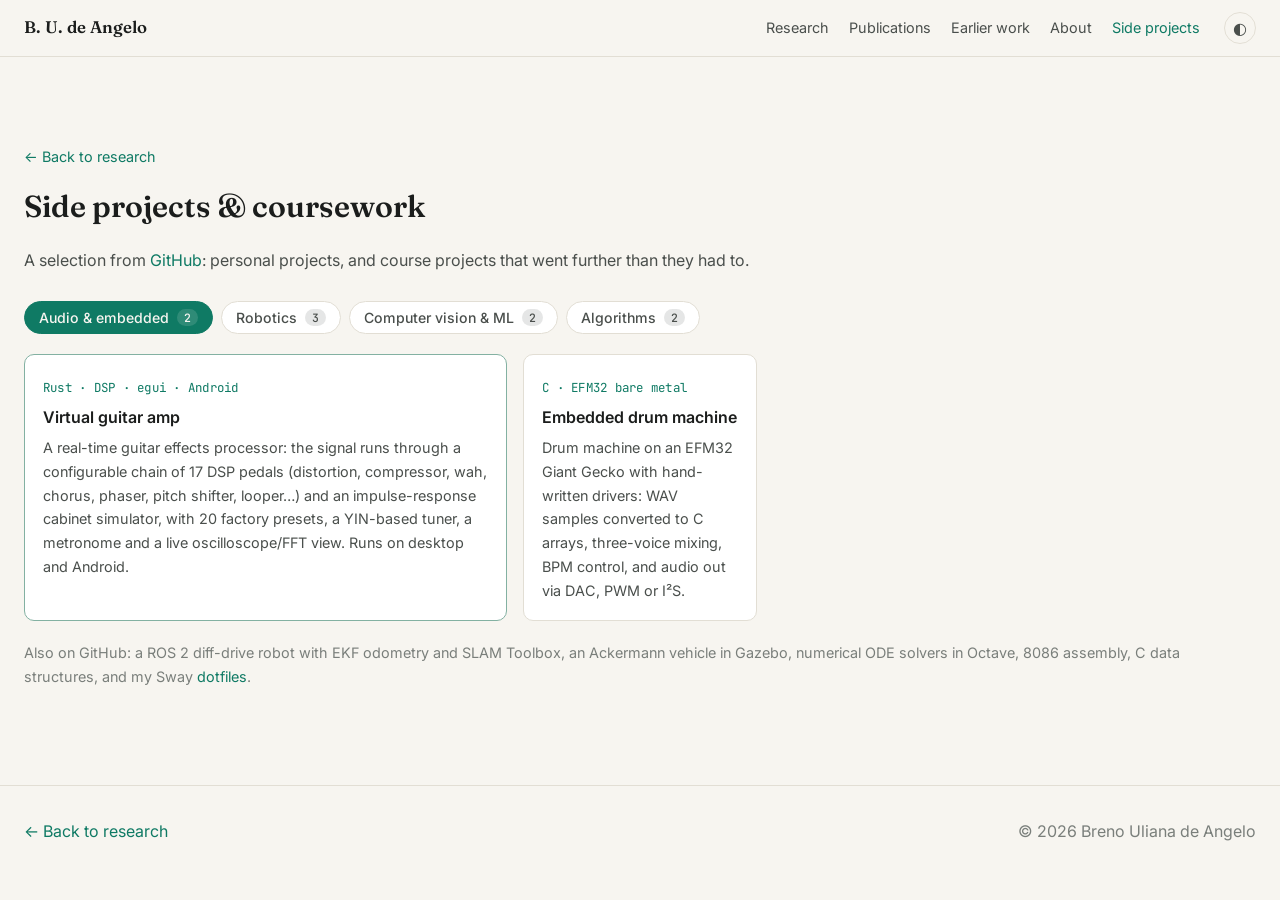
<file: projects.html>
<!doctype html>
<html lang="en">
<head>
  <meta charset="utf-8">
  <meta name="viewport" content="width=device-width, initial-scale=1">
  <title>Side Projects · Breno Uliana de Angelo</title>
  <meta name="description" content="Side projects and coursework by Breno Uliana de Angelo: audio DSP, embedded systems, robotics, computer vision and algorithms.">
  <link rel="preconnect" href="https://fonts.googleapis.com">
  <link rel="preconnect" href="https://fonts.gstatic.com" crossorigin>
  <link href="https://fonts.googleapis.com/css2?family=Fraunces:opsz,wght@9..144,400;9..144,600&family=Inter:wght@400;500;600&family=JetBrains+Mono:wght@400;500&display=swap" rel="stylesheet">
  <link rel="stylesheet" href="style.css?v=7">
</head>
<body>

<header class="nav">
  <div class="wrap nav-inner">
    <a class="brand" href="index.html">B. U. de Angelo</a>
    <nav>
      <a href="index.html#research">Research</a>
      <a href="index.html#publications">Publications</a>
      <a href="index.html#earlier">Earlier work</a>
      <a href="index.html#about">About</a>
      <a href="projects.html" aria-current="page">Side projects</a>
    </nav>
    <button class="theme-toggle" type="button" aria-label="Toggle dark mode">◐</button>
  </div>
</header>

<main id="top">
  <!-- ===================== SIDE PROJECTS ===================== -->
  <section id="projects" class="section wrap">
    <p class="back"><a href="index.html">← Back to research</a></p>
    <h2 class="section-title">Side projects &amp; coursework</h2>
    <p class="section-intro">A selection from <a href="https://github.com/Breno-de-Angelo">GitHub</a>: personal projects, and course projects that went further than they had to.</p>
    <h3 class="repo-cat">Audio &amp; embedded</h3>
    <div class="repo-grid">
      <a class="repo featured" href="https://github.com/Breno-de-Angelo/guitar_virtual_amp">
        <span class="repo-lang">Rust · DSP · egui · Android</span>
        <h4>Virtual guitar amp</h4>
        <p>A real-time guitar effects processor: the signal runs through a configurable chain of 17 DSP pedals (distortion, compressor, wah, chorus, phaser, pitch shifter, looper…) and an impulse-response cabinet simulator, with 20 factory presets, a YIN-based tuner, a metronome and a live oscilloscope/FFT view. Runs on desktop and Android.</p>
      </a>
      <a class="repo" href="https://github.com/Breno-de-Angelo/embedded-drum-synth">
        <span class="repo-lang">C · EFM32 bare metal</span>
        <h4>Embedded drum machine</h4>
        <p>Drum machine on an EFM32 Giant Gecko with hand-written drivers: WAV samples converted to C arrays, three-voice mixing, BPM control, and audio out via DAC, PWM or I²S.</p>
      </a>
    </div>
    <h3 class="repo-cat">Robotics</h3>
    <div class="repo-grid">
      <a class="repo" href="https://github.com/Breno-de-Angelo/robos_autonomos_t1">
        <span class="repo-lang">Python · ROS 2 · Nav2 · YOLO</span>
        <h4>Autonomous explorer</h4>
        <p>A simulated TurtleBot3 with 3D lidar explores an unknown world, choosing its next goals from the Nav2 costmap, and locates objects by combining a fine-tuned YOLO detector with lidar, estimating each object's width.</p>
      </a>
      <a class="repo" href="https://github.com/Breno-de-Angelo/robos_autonomos_t2">
        <span class="repo-lang">Python · ROS 2 · Nav2</span>
        <h4>Person-following robot</h4>
        <p>A simulated robot explores until it detects a person, then stops exploring and navigates to them with Nav2.</p>
      </a>
      <a class="repo" href="https://github.com/Breno-de-Angelo/robotica_movel">
        <span class="repo-lang">Python · ROS · Control</span>
        <h4>Quadrotor flight control</h4>
        <p>Inner/outer-loop (kinematic + dynamic) controller for a Parrot Bebop 2, tuned in simulation and then flown on the real drone for positioning, trajectory tracking and path following.</p>
      </a>
    </div>
    <h3 class="repo-cat">Computer vision &amp; ML</h3>
    <div class="repo-grid">
      <a class="repo" href="https://github.com/Breno-de-Angelo/person_tracker">
        <span class="repo-lang">Python · YOLOv8 · MQTT</span>
        <h4>Occupancy-based power switching</h4>
        <p>One hallway camera tracks people with YOLOv8 and counts them in and out of each door marked on the frame; over MQTT, each room's power is switched on when someone is inside and off when it empties.</p>
      </a>
      <a class="repo" href="https://github.com/Breno-de-Angelo/lesion-classifier-generalization">
        <span class="repo-lang">Python · PyTorch</span>
        <h4>Skin-lesion classifier generalization</h4>
        <p>Trains EfficientNet on PAD-UFES-20 and on ISIC 2019+2020, then tests each on the other dataset to measure how well it transfers (balanced accuracy, ROC curves, W&amp;B tracking).</p>
      </a>
    </div>
    <h3 class="repo-cat">Algorithms</h3>
    <div class="repo-grid">
      <a class="repo" href="https://github.com/Breno-de-Angelo/graph-theory">
        <span class="repo-lang">Python · Algorithms</span>
        <h4>Graph algorithms &amp; scalability</h4>
        <p>Edge-disjoint paths via Menger's theorem and Dinic's max-flow in O(E√E), with generated graphs and empirical time and memory scaling fits.</p>
      </a>
      <a class="repo" href="https://github.com/Breno-de-Angelo/huffman-encoding">
        <span class="repo-lang">C</span>
        <h4>Huffman compressor</h4>
        <p>File encoder and decoder in plain C, verified by a lossless round trip on the full text of the Bible.</p>
      </a>
    </div>
    <p class="more">Also on GitHub: a ROS 2 diff-drive robot with EKF odometry and SLAM Toolbox, an Ackermann vehicle in Gazebo, numerical ODE solvers in Octave, 8086 assembly, C data structures, and my Sway <a href="https://github.com/Breno-de-Angelo/dotfiles">dotfiles</a>.</p>
  </section>
</main>

<footer class="footer">
  <div class="wrap footer-inner">
    <p><a href="index.html">← Back to research</a></p>
    <p class="muted">© 2026 Breno Uliana de Angelo</p>
  </div>
</footer>

<script src="main.js?v=6"></script>
</body>
</html>
</file>
<file: style.css>
:root {
  --bg: #f7f5f0;
  --surface: #ffffff;
  --ink: #1b1d1c;
  --ink-2: #4a4f4c;
  --muted: #7a7f7b;
  --line: #e2ded4;
  --accent: #0f7a64;
  --accent-soft: #e2f1ec;
  --slot: #ecebe4;
  --serif: "Fraunces", Georgia, serif;
  --sans: "Inter", system-ui, -apple-system, sans-serif;
  --mono: "JetBrains Mono", ui-monospace, monospace;
  color-scheme: light;
}
@media (prefers-color-scheme: dark) {
  :root:not([data-theme="light"]) {
    --bg: #121413; --surface: #1a1d1b; --ink: #ecebe6; --ink-2: #b9bcb7; --muted: #868b86;
    --line: #2b302d; --accent: #4fc7a6; --accent-soft: #1c302a; --slot: #202421;
    color-scheme: dark;
  }
}
:root[data-theme="dark"] {
  --bg: #121413; --surface: #1a1d1b; --ink: #ecebe6; --ink-2: #b9bcb7; --muted: #868b86;
  --line: #2b302d; --accent: #4fc7a6; --accent-soft: #1c302a; --slot: #202421;
  color-scheme: dark;
}

* { box-sizing: border-box; }
html { scroll-behavior: smooth; scroll-padding-top: 72px; }
body {
  margin: 0; background: var(--bg); color: var(--ink);
  font: 16px/1.65 var(--sans); -webkit-font-smoothing: antialiased;
}
a { color: var(--accent); text-decoration: none; }
a:hover { text-decoration: underline; text-underline-offset: 3px; }
img, video { display: block; max-width: 100%; }
.wrap { max-width: 1320px; margin: 0 auto; padding: 0 24px; }
@media (max-width: 600px) { .wrap { padding: 0 16px; } }

/* nav */
.nav {
  position: sticky; top: 0; z-index: 10;
  background: color-mix(in srgb, var(--bg) 85%, transparent);
  backdrop-filter: blur(10px); border-bottom: 1px solid var(--line);
}
.nav-inner { display: flex; align-items: center; gap: 24px; height: 56px; }
.brand { font-family: var(--serif); font-weight: 600; color: var(--ink); font-size: 1.05rem; }
.nav nav { display: flex; gap: 20px; margin-left: auto; font-size: .9rem; }
.nav nav a { color: var(--ink-2); }
.theme-toggle {
  background: none; border: 1px solid var(--line); color: var(--ink-2);
  width: 32px; height: 32px; border-radius: 50%; cursor: pointer; font-size: 1rem;
}
@media (max-width: 720px) { .nav nav { display: none; } .theme-toggle { margin-left: auto; } }

/* hero */
.hero {
  display: grid; grid-template-columns: 1fr 300px; gap: 56px; align-items: center;
  padding-top: 88px; padding-bottom: 48px;
}
.eyebrow, .tag, .repo-lang, .when, .section-title span, .step-k, .pl-k {
  font-family: var(--mono); font-size: .78rem; letter-spacing: .02em; color: var(--accent);
}
.eyebrow { margin: 0 0 12px; text-transform: uppercase; }
h1 {
  font-family: var(--serif); font-weight: 600; font-size: clamp(2.4rem, 5.5vw, 3.8rem);
  line-height: 1.05; margin: 0 0 24px; letter-spacing: -.02em;
}
.lede { font-size: 1.2rem; color: var(--ink); margin: 0 0 14px; max-width: 36em; }
.lede-sub { color: var(--ink-2); margin: 0 0 28px; max-width: 38em; }
.links { list-style: none; padding: 0; margin: 0; display: flex; flex-wrap: wrap; gap: 8px; }
.links a {
  display: inline-block; padding: 6px 14px; border: 1px solid var(--line); border-radius: 999px;
  color: var(--ink); font-size: .88rem; background: var(--surface);
}
.links a:hover { border-color: var(--accent); color: var(--accent); text-decoration: none; }
.links .cv-link { background: var(--accent); border-color: var(--accent); color: var(--bg); }
.links .cv-link:hover { color: var(--bg); opacity: .9; }
.seeking {
  display: inline-block; margin: 0 0 24px; padding: 8px 14px; border-radius: 8px;
  background: var(--accent-soft); color: var(--ink); font-size: .95rem; font-weight: 500;
}
@media (max-width: 820px) {
  .hero { grid-template-columns: 1fr; gap: 32px; padding-top: 48px; }
  .portrait { max-width: 260px; order: -1; }
}

/* sections */
.section { padding-top: 88px; }
.section-title {
  font-family: var(--serif); font-weight: 600; font-size: 1.9rem; margin: 0 0 32px;
  display: flex; align-items: baseline; gap: 14px;
}
.section-intro { color: var(--ink-2); margin: -16px 0 28px; }
h3 { font-family: var(--serif); font-weight: 600; font-size: 1.45rem; line-height: 1.25; margin: 4px 0 12px; }
h4 { font-weight: 600; font-size: 1rem; margin: 4px 0 6px; }
.tag { margin: 0; }
.actions { display: flex; gap: 16px; font-size: .9rem; font-weight: 500; margin: 0; }
.actions a::after { content: " →"; }

/* research agenda */
.agenda-intro {
  display: grid; grid-template-columns: minmax(0, 3fr) minmax(0, 2fr); gap: 48px; align-items: start;
}
.agenda-intro > .slot { position: sticky; top: 80px; }
.prose h3 { margin-top: 0; }
.prose p { color: var(--ink-2); margin: 0 0 14px; max-width: 40em; }
@media (max-width: 900px) {
  .agenda-intro { grid-template-columns: 1fr; gap: 24px; }
  .agenda-intro > .slot { position: relative; top: auto; }
}

.pipeline { margin: 48px 0 0; }
.pipeline ol {
  list-style: none; margin: 0; padding: 0;
  display: grid; grid-template-columns: repeat(5, minmax(0, 1fr)); gap: 28px;
}
.pipeline li {
  position: relative; background: var(--surface); border: 1px solid var(--line);
  border-radius: 10px; padding: 14px 16px; font-size: .9rem; color: var(--ink-2); line-height: 1.5;
}
.pipeline li.todo { background: transparent; border-style: dashed; }
.pipeline li + li::before {
  content: "→"; position: absolute; left: -22px; top: 50%; transform: translateY(-50%);
  color: var(--muted); font-size: 1rem;
}
.pl-k { display: block; text-transform: uppercase; margin-bottom: 4px; }
.pipeline figcaption { color: var(--muted); font-size: .85rem; margin-top: 12px; }
@media (max-width: 900px) {
  .pipeline ol { grid-template-columns: 1fr; gap: 22px; }
  .pipeline li + li::before { content: "↓"; left: 50%; top: -20px; transform: translateX(-50%); }
}

.tool { margin-top: 56px; }
.tool-text {
  display: grid; grid-template-columns: minmax(0, 3fr) minmax(0, 2fr); gap: 48px; align-items: end;
  margin-bottom: 24px;
}
.tool-text h3 { margin-top: 0; }
.tool-text p:not(.step-k):not(.actions), .tool-text .plain { color: var(--ink-2); margin: 0 0 14px; max-width: 40em; }
.tool-text .plain { font-size: .93rem; margin: 0; }
.tool-text strong { color: var(--ink); font-weight: 600; }
.tool-text code { font: .88em var(--mono); color: var(--ink); }
@media (max-width: 900px) { .tool-text { grid-template-columns: 1fr; gap: 16px; } }

.roadmap-title { margin: 56px 0 16px !important; }
.roadmap {
  list-style: none; margin: 0; padding: 0;
  display: grid; grid-template-columns: repeat(4, minmax(0, 1fr)); gap: 16px;
}
.roadmap li {
  background: var(--surface); border: 1px solid var(--line); border-top: 3px solid var(--line);
  border-radius: 10px; padding: 18px; display: flex; flex-direction: column;
}
.roadmap li.done { border-top-color: var(--accent); }
.roadmap li.now { border-top-color: color-mix(in srgb, var(--accent) 50%, var(--line)); }
.roadmap li.next { background: transparent; border-style: dashed; border-top-style: solid; }
.step-k { margin: 0 0 6px; }
.roadmap h4 { font-family: var(--serif); font-size: 1.1rem; line-height: 1.3; margin: 0 0 10px; }
.roadmap p { color: var(--ink-2); font-size: .92rem; margin: 0 0 12px; }
.roadmap b { color: var(--accent); font-weight: 600; }
.roadmap .step-ref {
  margin: auto 0 0; padding-top: 10px; border-top: 1px solid var(--line);
  font-size: .82rem; font-weight: 500; color: var(--ink);
}
@media (max-width: 1100px) { .roadmap { grid-template-columns: 1fr 1fr; } }
@media (max-width: 600px) { .roadmap { grid-template-columns: 1fr; } }

.questions { margin-top: 48px; max-width: 52em; }
.questions strong { color: var(--ink); font-weight: 600; }

/* earlier work */
.card-grid { display: grid; grid-template-columns: 1fr 1fr; gap: 40px 32px; }
.card .slot { margin-bottom: 16px; }
.card h3 { font-size: 1.25rem; }
.card > p:not(.tag):not(.actions) { color: var(--ink-2); margin: 0 0 12px; font-size: .95rem; }
@media (max-width: 720px) { .card-grid { grid-template-columns: 1fr; } }


/* media slots */
.slot {
  margin: 0; background: var(--slot); border-radius: 10px; overflow: hidden;
  aspect-ratio: 16 / 10; position: relative;
}
.slot.portrait { aspect-ratio: 4 / 5; border-radius: 14px; }
.slot img, .slot video { width: 100%; height: 100%; object-fit: cover; }
.slot.empty { display: none; }
.hero:has(.portrait.empty) { grid-template-columns: 1fr; }
.dev .hero:has(.portrait.empty) { grid-template-columns: 1fr 300px; }
.dev .slot.empty {
  display: flex; align-items: center; justify-content: center; text-align: center;
  border: 1px dashed var(--line); color: var(--muted); font: .78rem/1.5 var(--mono); padding: 16px;
}
.slot.empty::before { content: attr(data-label) "\A" attr(data-media) ".{jpg,png,webp,mp4,webm}"; white-space: pre-wrap; }
.slot.hidden-when-empty.empty { display: none; }

/* publications */
.pub-group {
  font-family: var(--mono); font-weight: 500; font-size: .8rem; letter-spacing: .06em;
  text-transform: uppercase; color: var(--muted); margin: 32px 0 4px;
}
.pub-group:first-of-type { margin-top: 0; }
.pubs { list-style: none; padding: 0; margin: 0; }
.pubs:first-of-type { counter-reset: pub; }
.pubs li {
  counter-increment: pub; position: relative; padding: 18px 0 18px 48px; border-top: 1px solid var(--line);
}
.pubs li::before {
  content: "[" counter(pub) "]"; position: absolute; left: 0; top: 20px;
  font-family: var(--mono); font-size: .82rem; color: var(--muted);
}
.pubs p { margin: 0; }
.pub-title { font-weight: 600; }
.pub-authors { color: var(--ink-2); font-size: .93rem; }
.pub-authors b { color: var(--ink); }
.pub-venue { font-style: italic; color: var(--ink-2); font-size: .93rem; }
.pub-links { margin-top: 4px !important; display: flex; gap: 14px; font-size: .88rem; font-weight: 500; }
.badge {
  font-style: normal; font-family: var(--mono); font-size: .72rem; margin-left: 8px;
  background: var(--accent-soft); color: var(--accent); padding: 2px 8px; border-radius: 999px; white-space: nowrap;
}

/* repos */
.repo-grid { display: grid; grid-template-columns: repeat(auto-fill, minmax(230px, 1fr)); gap: 16px; }
.repo {
  display: block; background: var(--surface); border: 1px solid var(--line); border-radius: 10px;
  padding: 18px; color: var(--ink); transition: border-color .15s, transform .15s;
}
.repo:hover { border-color: var(--accent); text-decoration: none; transform: translateY(-2px); }
.repo p { color: var(--ink-2); font-size: .9rem; margin: 0; }
.repo-cat {
  font-family: var(--mono); font-weight: 500; font-size: .8rem; letter-spacing: .06em;
  text-transform: uppercase; color: var(--muted); margin: 32px 0 12px;
}
.section-intro + .repo-cat { margin-top: 0; }
.repo.featured { grid-column: span 2; border-color: color-mix(in srgb, var(--accent) 45%, var(--line)); }
@media (max-width: 600px) { .repo.featured { grid-column: auto; } }

/* about */
.about-grid { display: grid; grid-template-columns: 1fr 1fr; gap: 56px; }
.about-grid p, .plain { color: var(--ink-2); }
.sub { font-size: 1.15rem; margin: 0 0 12px; }
.about-grid > div > .sub:not(:first-child) { margin-top: 28px; }
.timeline { list-style: none; padding: 0; margin: 0; border-left: 2px solid var(--line); }
.timeline li { padding: 0 0 22px 20px; position: relative; }
.timeline li::before {
  content: ""; position: absolute; left: -6px; top: 6px; width: 10px; height: 10px;
  border-radius: 50%; background: var(--bg); border: 2px solid var(--accent);
}
.timeline p { margin: 0; }
.what { color: var(--ink) !important; font-weight: 600; }
.detail { font-size: .93rem; }
.plain { padding-left: 1.1em; margin: 0; }
.plain li { margin-bottom: 6px; }
.chips { display: flex; flex-wrap: wrap; gap: 6px; }
.chips span {
  font-size: .82rem; padding: 3px 10px; border-radius: 6px;
  background: var(--surface); border: 1px solid var(--line); color: var(--ink-2);
}
@media (max-width: 820px) { .about-grid { grid-template-columns: 1fr; gap: 24px; } }

.gallery { display: grid; grid-template-columns: 1fr 1fr; gap: 16px; margin-top: 48px; }
.gallery .slot { aspect-ratio: 4 / 3; }

/* footer */
.footer { margin-top: 96px; border-top: 1px solid var(--line); padding: 32px 0 48px; }
.footer-inner { display: flex; justify-content: space-between; flex-wrap: wrap; gap: 12px; }
.footer p { margin: 0; }
.muted { color: var(--muted); }
.more { color: var(--muted); font-size: .9rem; margin: 20px 0 0; }
.slot iframe { width: 100%; height: 100%; border: 0; display: block; }
.yt-play {
  position: absolute; right: 12px; bottom: 12px; cursor: pointer;
  font: 500 .85rem var(--sans); color: #fff; background: rgba(0,0,0,.62);
  border: 1px solid rgba(255,255,255,.35); border-radius: 999px; padding: 7px 14px;
  backdrop-filter: blur(4px);
}
.yt-play:hover { background: var(--accent); border-color: var(--accent); }

/* video controls */
.slot video { cursor: pointer; }
.vc-toggle {
  position: absolute; left: 12px; bottom: 16px; z-index: 2; cursor: pointer;
  width: 36px; height: 36px; border-radius: 50%; padding: 0;
  font: 600 .75rem/1 var(--sans); letter-spacing: -1px; color: #fff;
  background: rgba(0,0,0,.55); border: 1px solid rgba(255,255,255,.35);
  backdrop-filter: blur(4px); opacity: .75; transition: opacity .15s, background .15s;
}
.slot:hover .vc-toggle, .vc-toggle:focus-visible, .slot.is-paused .vc-toggle { opacity: 1; }
.vc-toggle:hover { background: var(--accent); border-color: var(--accent); }
.vc-bar {
  position: absolute; left: 0; right: 0; bottom: 0; z-index: 2; height: 5px; cursor: pointer;
  background: rgba(255,255,255,.22); transition: height .15s; touch-action: none;
}
.slot:hover .vc-bar, .vc-bar:focus-visible { height: 9px; }
.vc-fill {
  height: 100%; background: var(--accent); transform: scaleX(0); transform-origin: left;
}
.yt-play { bottom: 18px; }

.back { margin: 0 0 12px; font-size: .9rem; }
.nav nav a[aria-current="page"] { color: var(--accent); }

/* side-project topic selector */
.topic-tabs { display: flex; flex-wrap: wrap; gap: 8px; margin: 0 0 20px; }
.topic-tab {
  display: inline-flex; align-items: center; gap: 8px; cursor: pointer;
  padding: 7px 14px; border-radius: 999px; font: 500 .88rem var(--sans);
  color: var(--ink-2); background: var(--surface); border: 1px solid var(--line);
  transition: border-color .15s, color .15s, background .15s;
}
.topic-tab:hover { border-color: var(--accent); color: var(--accent); }
.topic-tab[aria-selected="true"] { background: var(--accent); border-color: var(--accent); color: var(--bg); }
.topic-count {
  font: 500 .72rem var(--mono); padding: 1px 7px; border-radius: 999px;
  background: color-mix(in srgb, currentColor 14%, transparent);
}
.repo-grid[hidden] { display: none; }
</file>
